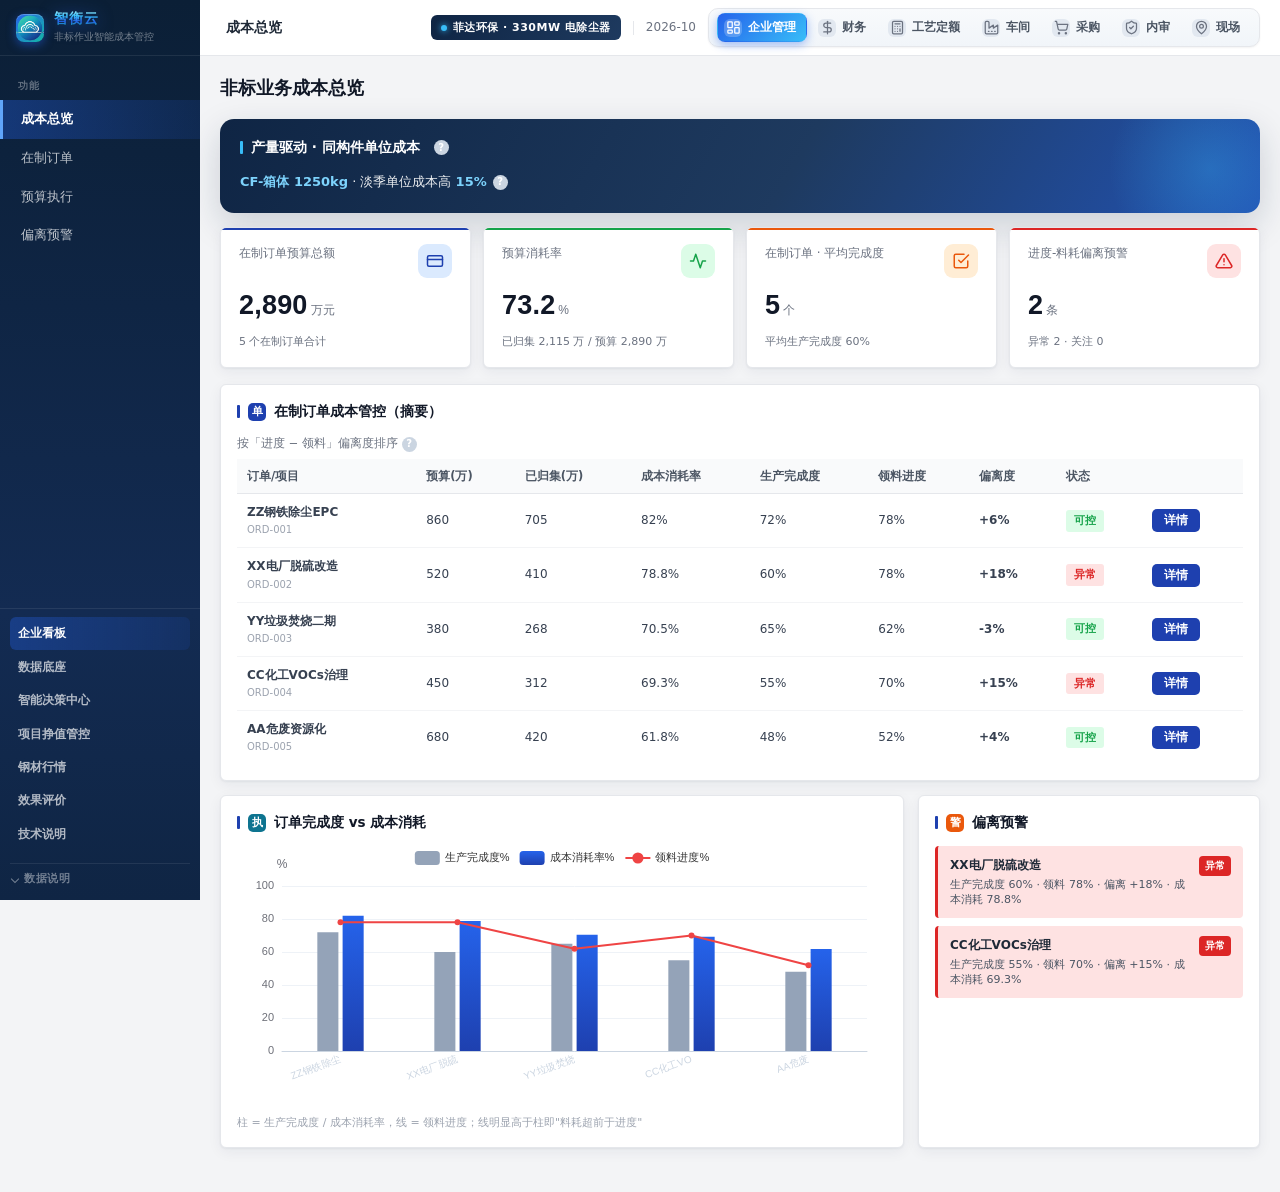
<file: index.html>
<!DOCTYPE html>
<html lang="zh-CN">
<head>
<meta charset="UTF-8">
<meta name="viewport" content="width=device-width,initial-scale=1.0">
<title>智衡云 · 成本总览</title>
<link rel="stylesheet" href="shared/theme.css?v=20261005v5">
<script src="shared/static-api.js"></script>
<script src="shared/nav.js?v=20261005"></script>
<script src="shared/cost-assumptions.js?v=20260930v2"></script>
<script src="shared/app.js?v=20261005d"></script>
<script src="shared/echarts.min.js"></script>
<style>
/* ===== 看板页（路演样板 v2）专属细节 ===== */
.page-title-wrap{display:flex;align-items:baseline;gap:12px;flex-wrap:wrap}
.page-title-wrap .page-title{margin-bottom:0}
/* 图表明细脚注 */
.chart-footnote{font-size:11px;color:var(--gray-400);margin-top:8px;line-height:1.6}
/* 订单表容器 */
.table-card{padding:4px 6px 6px}
/* 在制订单表头提示 */
.table-hint{display:flex;justify-content:space-between;align-items:center;flex-wrap:wrap;gap:8px;margin-bottom:6px}
</style>
</head>
<body>

<!-- ===== 开机画面（boot splash）===== -->
<div class="boot-splash" id="bootSplash" aria-hidden="true">
  <div class="boot-bg-glow g1"></div>
  <div class="boot-bg-glow g2"></div>
  <div class="boot-grid"></div>
  <div class="boot-core">
    <div class="boot-logo">
      <div class="boot-logo-mark"><img src="shared/logo.png" alt="智衡云"></div>
      <div class="boot-title">智衡云</div>
    </div>
    <div class="boot-sub">ZHI HENG YUN · 非标作业智能成本管控体系</div>
    <div class="boot-progress">
      <div class="boot-bar"><div class="boot-bar-fill" id="bootBarFill"></div></div>
      <span class="boot-pct" id="bootPct">0%</span>
    </div>
    <div class="boot-tip" id="bootTip">正在初始化看板数据…</div>
  </div>
  <div class="boot-foot">
    <span class="corp-badge"><span class="dot"></span>菲达环保 · 330MW 电除尘器</span>
    <span class="boot-ver">智衡云 v2.0 · 2026</span>
  </div>
</div>

<div class="app-shell">
  <!-- 左侧：功能导航 -->
  <aside class="app-sider">
    <div class="app-sider-brand">
      <div class="app-sider-logo"><img src="shared/logo.png" alt="智衡云"></div>
      <div>
        <div class="app-sider-name">智衡云</div>
        <div class="app-sider-sub">非标作业智能成本管控</div>
      </div>
    </div>
    <nav class="app-sider-nav">
      <div class="app-sider-group">功能</div>
      <div class="app-sider-item active" data-view="overview" onclick="switchView(this,'overview')">成本总览</div>
      <div class="app-sider-item" data-view="orders" onclick="switchView(this,'orders')">在制订单</div>
      <div class="app-sider-item" data-view="budget" onclick="switchView(this,'budget')">预算执行</div>
      <div class="app-sider-item" data-view="alerts" onclick="switchView(this,'alerts')">偏离预警</div>
    </nav>
    <div class="app-sider-foot">
      <details class="sider-note">
        <summary>数据说明</summary>
        <div class="sider-note-body">已接入菲达环保四类真实数据：330MW 电除尘器 169 张工程图（OCR 还原 233 条 BOM）、《2024工时标准（环保）》、《2024年工时台账》1041 条部件结算序列、2024 钢材采购明细 2099 行。定额模型在 471 条真实样本上按项目分组 5 折交叉验证，中位 APE 21.15%（直接套用工时标准为 30.51%）。演示工单数据可一键重置。</div>
      </details>
    </div>
  </aside>

  <div class="app-body">
    <!-- 顶栏：左面包屑，右角色区 -->
    <header class="app-header">
      <div class="app-header-left">
        <div class="app-header-crumb"><b id="headerTitle">成本总览</b></div>
      </div>
      <div class="app-header-right">
        <div class="app-header-meta">
          <span class="corp-badge"><span class="dot"></span>菲达环保 · 330MW 电除尘器</span>
          <span class="sep"></span>
          <span>2026-10</span>
        </div>
        <div id="roleSwitcherSlot" data-role="home"></div>
      </div>
    </header>

    <main class="app-content">

      <!-- 成本总览 -->
      <section class="view-panel active" id="view-overview">
        <div class="page-header">
          <div class="page-title-wrap">
            <div class="page-title">非标业务成本总览</div>
          </div>
        </div>

        <!-- 亮点卡：产量驱动（客户反馈落地） -->
        <div class="seasonal-hero" style="margin-bottom:14px" id="seasonalDriverCard">
          <div class="chart-title">产量驱动 · 同构件单位成本 <span class="hint-q" data-tip="对比淡季（2月）与旺季（6月）同构件的单位成本（¥/kg），体现产量驱动下的固定成本分摊效果">?</span></div>
          <div id="seasonalDriverBody" class="hero-body">加载中…</div>
        </div>

        <div class="dashboard-grid" id="kpiRow">
          <div class="dash-card blue">
            <div class="dash-kpi-head">
              <div class="dash-label">在制订单预算总额</div>
              <div class="dash-kpi-icon blue">
                <svg width="13" height="13" viewBox="0 0 24 24" fill="none" stroke="currentColor" stroke-width="2" stroke-linecap="round" stroke-linejoin="round"><rect x="2" y="5" width="20" height="14" rx="2"/><path d="M2 10h20"/></svg>
              </div>
            </div>
            <div class="dash-value" id="kpiBudgetTotal">—<span class="unit">万元</span></div>
            <div class="dash-change">5 个在制订单合计</div>
          </div>
          <div class="dash-card green">
            <div class="dash-kpi-head">
              <div class="dash-label">预算消耗率</div>
              <div class="dash-kpi-icon green">
                <svg width="13" height="13" viewBox="0 0 24 24" fill="none" stroke="currentColor" stroke-width="2" stroke-linecap="round" stroke-linejoin="round"><path d="M22 12h-4l-3 9L9 3l-3 9H2"/></svg>
              </div>
            </div>
            <div class="dash-value" id="kpiCostRate">—<span class="unit">%</span></div>
            <div class="dash-change" id="kpiCostRateSub">已归集 / 预算</div>
          </div>
          <div class="dash-card amber">
            <div class="dash-kpi-head">
              <div class="dash-label">在制订单 · 平均完成度</div>
              <div class="dash-kpi-icon amber">
                <svg width="13" height="13" viewBox="0 0 24 24" fill="none" stroke="currentColor" stroke-width="2" stroke-linecap="round" stroke-linejoin="round"><path d="M9 11l3 3L22 4"/><path d="M21 12v7a2 2 0 0 1-2 2H5a2 2 0 0 1-2-2V5a2 2 0 0 1 2-2h11"/></svg>
              </div>
            </div>
            <div class="dash-value" id="kpiOrders">—<span class="unit">个</span></div>
            <div class="dash-change" id="kpiOrdersSub">平均生产完成度 —</div>
          </div>
          <div class="dash-card red">
            <div class="dash-kpi-head">
              <div class="dash-label">进度-料耗偏离预警</div>
              <div class="dash-kpi-icon red">
                <svg width="13" height="13" viewBox="0 0 24 24" fill="none" stroke="currentColor" stroke-width="2" stroke-linecap="round" stroke-linejoin="round"><path d="M10.29 3.86L1.82 18a2 2 0 0 0 1.71 3h16.94a2 2 0 0 0 1.71-3L13.71 3.86a2 2 0 0 0-3.42 0z"/><line x1="12" y1="9" x2="12" y2="13"/><line x1="12" y1="17" x2="12.01" y2="17"/></svg>
              </div>
            </div>
            <div class="dash-value" id="kpiAlert">—<span class="unit">条</span></div>
            <div class="dash-change" id="kpiAlertDetail">异常 — · 关注 —</div>
          </div>
        </div>

        <div class="chart-card" style="margin-bottom:14px">
          <div class="chart-title"><span class="ct-ico blue">单</span>在制订单成本管控（摘要）</div>
          <div class="table-hint">
            <span class="order-note" style="margin-bottom:0">按「进度 − 领料」偏离度排序 <span class="hint-q" data-tip="偏离 = 领料进度 − 生产完成度；正值表示领料快于生产进度，需关注在制">?</span></span>
          </div>
          <div id="orderTableOverview"></div>
        </div>
        <div class="chart-row">
          <div class="chart-card">
            <div class="chart-title"><span class="ct-ico cyan">执</span>订单完成度 vs 成本消耗</div>
            <div class="chart-box" id="projectChart" style="height:260px"></div>
            <div class="chart-footnote">柱 = 生产完成度 / 成本消耗率，线 = 领料进度；线明显高于柱即"料耗超前于进度"</div>
          </div>
          <div class="chart-card">
            <div class="chart-title"><span class="ct-ico amber">警</span>偏离预警</div>
            <div class="alert-list" id="alertListOverview"></div>
          </div>
        </div>
      </section>
      </section>
      <!-- 在制订单 -->
      <section class="view-panel" id="view-orders">
        <div class="page-header">
          <div class="page-title">在制订单</div>
        </div>
        <div class="chart-card">
          <div class="chart-title"><span class="ct-ico blue">单</span>在制订单明细</div>
          <div id="orderTableFull"></div>
        </div>
      </section>

      <!-- 预算执行 -->
      <section class="view-panel" id="view-budget">
        <div class="page-header">
          <div class="page-title">预算执行</div>
        </div>
        <div class="chart-card">
          <div class="chart-title"><span class="ct-ico green">算</span>月度预算 vs 实际（2026年）</div>
          <div class="chart-box" id="budgetChart"></div>
        </div>
      </section>

      <!-- 偏离预警 -->
      <section class="view-panel" id="view-alerts">
        <div class="page-header">
          <div class="page-title">偏离预警</div>
        </div>
        <div class="chart-card">
          <div class="chart-title"><span class="ct-ico amber">警</span>待处理偏离</div>
          <div class="alert-list" id="alertListFull" style="max-height:none"></div>
        </div>
      </section>

    </main>
  </div>
</div>

<script>
/* ===== 开机画面逻辑 ===== */
(function () {
  var splash = document.getElementById('bootSplash');
  if (!splash) return;
  var booted = false;
  try { booted = !!(window.sessionStorage && window.sessionStorage.getItem('zhs_booted')); } catch (e) {}
  if (booted) { if (splash.parentNode) splash.parentNode.removeChild(splash); return; }
  try { window.sessionStorage.setItem('zhs_booted', '1'); } catch (e) {}
  var fill = document.getElementById('bootBarFill');
  var pct = document.getElementById('bootPct');
  var tip = document.getElementById('bootTip');
  var steps = ['正在初始化看板数据…', '正在加载 169 张工程图分析结果…', '正在渲染成本图表…', '进入系统'];
  var DUR = 2600, t0 = null;
  function tick(now) {
    if (t0 === null) t0 = now;
    var p = Math.min((now - t0) / DUR, 1);
    var v = Math.round(p * 100);
    if (fill) fill.style.width = v + '%';
    if (pct) pct.textContent = v + '%';
    if (tip) tip.textContent = steps[Math.min(Math.floor(p * steps.length), steps.length - 1)];
    if (p < 1) { requestAnimationFrame(tick); }
    else {
      setTimeout(function () {
        splash.classList.add('boot-done');
        setTimeout(function () { if (splash.parentNode) splash.parentNode.removeChild(splash); }, 1100);
      }, 250);
    }
  }
  requestAnimationFrame(tick);
})();

var VIEW_TITLES = { overview: '成本总览', orders: '在制订单', budget: '预算执行', alerts: '偏离预警' };
var chartsReady = false;
var budgetChart, projectChart;

function switchView(el, id) {
  document.querySelectorAll('.app-sider-item[data-view]').forEach(function(n) {
    n.classList.toggle('active', n === el);
  });
  document.querySelectorAll('.view-panel').forEach(function(p) {
    p.classList.toggle('active', p.id === 'view-' + id);
  });
  document.getElementById('headerTitle').textContent = VIEW_TITLES[id] || id;
  if (chartsReady) {
    setTimeout(function() {
      if (budgetChart) budgetChart.resize();
      if (projectChart) projectChart.resize();
    }, 50);
  }
}

function renderKpis() {
  var k = getOrderKpis();
  document.getElementById('kpiBudgetTotal').innerHTML = k.totalBudget.toLocaleString() + '<span class="unit">万元</span>';
  document.getElementById('kpiCostRate').innerHTML = k.costRate + '<span class="unit">%</span>';
  document.getElementById('kpiCostRateSub').textContent = '已归集 ' + k.totalActual.toLocaleString() + ' 万 / 预算 ' + k.totalBudget.toLocaleString() + ' 万';
  document.getElementById('kpiOrders').innerHTML = k.orderCount + '<span class="unit">个</span>';
  document.getElementById('kpiOrdersSub').textContent = '平均生产完成度 ' + k.avgProgress + '%';
  document.getElementById('kpiAlert').innerHTML = k.alertCount + '<span class="unit">条</span>';
  document.getElementById('kpiAlertDetail').textContent = '异常 ' + k.badCount + ' · 关注 ' + k.watchCount;
}

function renderSeasonalDriver() {
  var s = getSeasonalDriverDemo();
  var el = document.getElementById('seasonalDriverBody');
  if (!el) return;
  el.innerHTML =
    '<b>CF-箱体 1250kg</b> · 淡季单位成本高 <b>' + s.deltaPct + '%</b>' +
    '<span class="hint-q" data-tip="2 月 ¥' + s.unitCostLow + '/kg（产量 ' + s.low.monthVolumeTons + ' 吨） · 6 月 ¥' + s.unitCostHigh + '/kg（产量 ' + s.high.monthVolumeTons + ' 吨） · 由产量驱动、固定成本分摊所致">?</span>';
}

function renderOrderAlerts(targetId) {
  var html = '';
  var alerts = ORDER_DEMO.filter(function(o) { return orderStatus(o) !== '可控'; });
  if (alerts.length === 0) {
    html = '<div style="text-align:center;color:var(--gray-400);padding:30px;font-size:13px">暂无偏离预警</div>';
  } else {
    alerts.forEach(function(o) {
      var st = orderStatus(o);
      var cls = st === '异常' ? 'high' : 'mid';
      var dev = orderDeviation(o);
      html += '<div class="alert-item ' + cls + '" style="cursor:pointer" data-ord-id="' + o.id + '">' +
        '<div><div class="alert-title">' + o.name + '</div>' +
        '<div class="alert-desc">生产完成度 ' + o.progress + '% · 领料 ' + o.material + '% · 偏离 ' +
        (dev > 0 ? '+' : '') + dev + '% · 成本消耗 ' + orderCostRate(o) + '%</div></div>' +
        '<span class="alert-tag ' + cls + '">' + st + '</span></div>';
    });
  }
  var el = document.getElementById(targetId);
  if (el) el.innerHTML = html;
}

var tableHtml = renderOrderTableHtml();
document.getElementById('orderTableOverview').innerHTML = tableHtml;
document.getElementById('orderTableFull').innerHTML = tableHtml;
renderSeasonalDriver();
renderKpis();
renderOrderAlerts('alertListOverview');
renderOrderAlerts('alertListFull');

budgetChart = echarts.init(document.getElementById('budgetChart'));
budgetChart.setOption({
  tooltip: { trigger: 'axis', axisPointer: { type: 'shadow' } },
  legend: { data: ['预算成本', '实际成本'], top: 0, left: 'center', textStyle: { fontSize: 11 } },
  grid: { left: 50, right: 20, top: 40, bottom: 25 },
  xAxis: { type: 'category', data: ['1月','2月','3月','4月','5月','6月','7月','8月','9月'], axisLabel: { fontSize: 11 }, axisLine: { lineStyle: { color: '#cbd5e1' } }, axisTick: { show: false } },
  yAxis: { type: 'value', name: '万元', nameTextStyle: { fontSize: 11 }, axisLabel: { fontSize: 11 }, splitLine: { lineStyle: { color: '#eef2f7' } } },
  series: [
    { name: '预算成本', type: 'bar', data: [1850,1920,2100,2250,2380,2450,2520,2480,2350], itemStyle: { color: '#e2e8f0' }, barWidth: '28%' },
    { name: '实际成本', type: 'bar', data: [1820,1950,2080,2310,2420,2510,2580,2560,2186], itemStyle: { color: new echarts.graphic.LinearGradient(0,0,0,1,[{offset:0,color:'#2563eb'},{offset:1,color:'#1e40af'}]) }, barWidth: '28%' }
  ]
});

projectChart = echarts.init(document.getElementById('projectChart'));
projectChart.setOption({
  tooltip: { trigger: 'axis' },
  legend: { data: ['生产完成度%', '成本消耗率%', '领料进度%'], top: 0, left: 'center', textStyle: { fontSize: 11 } },
  grid: { left: 45, right: 20, top: 40, bottom: 55 },
  xAxis: {
    type: 'category',
    data: ORDER_DEMO.map(function(o) { return o.name.replace(/EPC|改造|二期|治理|资源化/g, '').slice(0, 6); }),
    axisLabel: { fontSize: 10, interval: 0, rotate: 20 },
    axisLine: { lineStyle: { color: '#cbd5e1' } }, axisTick: { show: false }
  },
  yAxis: { type: 'value', name: '%', max: 100, axisLabel: { fontSize: 11 }, splitLine: { lineStyle: { color: '#eef2f7' } } },
  series: [
    { name: '生产完成度%', type: 'bar', data: ORDER_DEMO.map(function(o) { return o.progress; }), itemStyle: { color: '#94a3b8' }, barWidth: '18%' },
    { name: '成本消耗率%', type: 'bar', data: ORDER_DEMO.map(function(o) { return orderCostRate(o); }), itemStyle: { color: new echarts.graphic.LinearGradient(0,0,0,1,[{offset:0,color:'#2563eb'},{offset:1,color:'#1e40af'}]) }, barWidth: '18%' },
    { name: '领料进度%', type: 'line', data: ORDER_DEMO.map(function(o) { return o.material; }), itemStyle: { color: '#ef4444' }, lineStyle: { width: 2 }, symbol: 'circle', symbolSize: 6 }
  ]
});
chartsReady = true;

window.addEventListener('resize', function() {
  if (budgetChart) budgetChart.resize();
  if (projectChart) projectChart.resize();
});
</script>
</body>
</html>
</file>
<file: shared/theme.css>
/* ===== 智衡云 · 非标作业智能成本管控体系 - 共享样式 ===== */
:root{
  --steel-900:#0f2544;--steel-800:#1a3a5c;--steel-700:#2563eb;--steel-600:#1e40af;--steel-500:#3b82f6;--steel-400:#60a5fa;--steel-100:#dbeafe;--steel-50:#eff6ff;
  --green:#16a34a;--green-bg:#dcfce7;--green-dark:#15803d;
  --amber:#ea580c;--amber-bg:#ffedd5;--amber-light:#fbbf24;
  --red:#dc2626;--red-bg:#fee2e2;--red-dark:#b91c1c;
  --purple:#4b5563;--purple-bg:#f3f4f6;
  --cyan:#0e7490;--cyan-bg:#ecfeff;
  --gray-900:#111827;--gray-800:#1f2937;--gray-700:#374151;--gray-600:#4b5563;--gray-500:#6b7280;--gray-400:#9ca3af;--gray-300:#d1d5db;--gray-200:#e5e7eb;--gray-100:#f3f4f6;--gray-50:#f9fafb;
  --radius-sm:4px;--radius:6px;--radius-lg:10px;--radius-xl:14px;
  --shadow-sm:0 1px 2px rgba(0,0,0,.05);--shadow:0 1px 3px rgba(0,0,0,.1);--shadow-lg:0 4px 12px rgba(0,0,0,.08);
  --font:"Microsoft YaHei","PingFang SC",system-ui,sans-serif;
}
*{margin:0;padding:0;box-sizing:border-box}
body{font-family:var(--font);background:var(--gray-100);color:var(--gray-800);font-size:13px;line-height:1.6}
a{text-decoration:none;color:inherit}

/* ===== 企业壳层（左功能 + 顶栏角色，参考用友/金蝶类财务台） ===== */
.app-shell{display:flex;min-height:100vh;background:var(--gray-100)}
.app-sider{width:200px;flex-shrink:0;background:#0b1f36;color:rgba(255,255,255,.78);display:flex;flex-direction:column;position:sticky;top:0;height:100vh;z-index:90}
.app-sider-brand{height:56px;padding:0 16px;display:flex;align-items:center;gap:10px;border-bottom:1px solid rgba(255,255,255,.08);flex-shrink:0}
.app-sider-logo{width:28px;height:28px;border:1px solid rgba(255,255,255,.4);border-radius:4px;display:flex;align-items:center;justify-content:center;font-size:11px;font-weight:700;color:#fff;letter-spacing:.5px}
.app-sider-name{font-size:14px;font-weight:800;line-height:1.2;letter-spacing:1px;
  background:linear-gradient(180deg,#a5f3fc 0%,#38bdf8 35%,#2563eb 68%,#14b8a6 100%);
  -webkit-background-clip:text;background-clip:text;color:transparent;
  filter:drop-shadow(0 2px 8px rgba(37,99,235,.5))}
.app-sider-sub{font-size:10px;opacity:.55;margin-top:2px}
.app-sider-nav{flex:1;overflow-y:auto;padding:12px 0}
.app-sider-group{font-size:10px;font-weight:700;letter-spacing:1px;color:rgba(255,255,255,.35);padding:10px 18px 6px;text-transform:uppercase}
.app-sider-item{display:block;padding:9px 18px;font-size:13px;color:rgba(255,255,255,.72);cursor:pointer;border-left:3px solid transparent;transition:background .15s,color .15s}
.app-sider-item:hover{background:rgba(255,255,255,.06);color:#fff}
.app-sider-item.active{background:rgba(37,99,235,.28);color:#fff;border-left-color:#60a5fa;font-weight:600}
.app-sider-item a{display:block;color:inherit}
.app-sider-foot{padding:12px 16px 16px;border-top:1px solid rgba(255,255,255,.08);font-size:11px;color:rgba(255,255,255,.4);line-height:1.7}
.app-sider-foot a{color:rgba(255,255,255,.55);margin-right:10px}
.app-sider-foot a:hover{color:#fff}

.app-body{flex:1;min-width:0;display:flex;flex-direction:column}
.app-header{height:56px;background:#fff;border-bottom:1px solid var(--gray-200);display:flex;align-items:center;justify-content:space-between;padding:0 20px;position:sticky;top:0;z-index:80}
.app-header-left{display:flex;align-items:center;gap:12px;min-width:0}
.app-header-crumb{font-size:12px;color:var(--gray-400)}
.app-header-crumb b{color:var(--gray-800);font-weight:700;font-size:14px;margin-left:6px}
.app-header-meta{font-size:12px;color:var(--gray-500);display:flex;align-items:center;gap:12px;flex-shrink:0}
.app-header-meta .sep{width:1px;height:14px;background:var(--gray-200)}
.app-header-right{display:flex;align-items:center;gap:12px;flex-shrink:0}
.app-content{flex:1;padding:18px 20px 28px;max-width:100%}

/* 右上角角色板块 */
.role-panel-box{display:flex;align-items:center;gap:10px;padding:4px 8px;background:var(--gray-50);border:1px solid var(--gray-200);border-radius:6px}
.role-panel-label{font-size:11px;font-weight:700;color:var(--gray-400);white-space:nowrap;letter-spacing:.5px}
.role-panel-list{display:flex;align-items:center;gap:4px;flex-wrap:wrap}
.role-pill{display:inline-flex;align-items:center;justify-content:center;padding:5px 10px;border-radius:4px;font-size:12px;font-weight:600;color:var(--gray-600);background:transparent;border:1px solid transparent;cursor:pointer;font-family:inherit;white-space:nowrap;transition:background .15s,color .15s,border-color .15s}
.role-pill:hover{background:#fff;border-color:var(--gray-200);color:var(--steel-700)}
.role-pill.current{background:var(--steel-800);border-color:var(--steel-800);color:#fff}
.role-switcher{position:relative;display:flex;align-items:center;gap:10px}
.role-switcher-btn{display:none}
.role-switcher-menu{display:none}
.role-avatar{display:none}
.role-switcher-text{display:none}
.role-switcher-label{display:none}
.role-switcher-name{display:none}
.role-switcher-caret{display:none}

/* ===== 顶部导航（角色页兼容） ===== */
.topbar{background:#fff;color:var(--gray-800);padding:0 20px;height:56px;display:flex;align-items:center;justify-content:space-between;border-bottom:1px solid var(--gray-200);position:sticky;top:0;z-index:100}
.topbar-left{display:flex;align-items:center;gap:12px}
.topbar-logo{height:28px;padding:0 8px;background:var(--steel-900);border:none;border-radius:4px;display:flex;align-items:center;justify-content:center;font-weight:700;font-size:12px;letter-spacing:.5px;color:#fff}
.topbar-title{font-size:14px;font-weight:700;color:var(--gray-900)}
.topbar-sub{font-size:11px;color:var(--gray-400);margin-top:1px}
.topbar-right{display:flex;align-items:center;gap:12px;font-size:12px;color:var(--gray-500)}
.topbar-link{background:var(--gray-50);border:1px solid var(--gray-200);color:var(--gray-700);padding:5px 12px;border-radius:4px;font-size:12px;cursor:pointer;transition:background .15s,border-color .15s}
.topbar-link:hover{background:var(--steel-50);border-color:var(--steel-300);color:var(--steel-700)}
.topbar-back{background:var(--gray-50);border:1px solid var(--gray-200);color:var(--gray-700);padding:5px 12px;border-radius:4px;font-size:12px;cursor:pointer;transition:background .15s}
.topbar-back:hover{background:var(--steel-50)}

/* ===== 页面容器 ===== */
.page-container{max-width:1400px;margin:0 auto;padding:20px 24px}
.page-header{margin-bottom:16px}
.page-title{font-size:18px;font-weight:700;color:var(--gray-900);margin-bottom:4px}
.page-subtitle{font-size:12.5px;color:var(--gray-500)}

/* 兼容旧布局：角色页左栏 + 顶栏 */
.role-layout{display:grid;grid-template-columns:200px 1fr;gap:0;min-height:calc(100vh - 100px)}
.role-sidebar{
  background:var(--sider-grad);border-right:1px solid rgba(255,255,255,.08);padding:12px 0;
  position:sticky;top:100px;height:calc(100vh - 100px);overflow-y:auto;scrollbar-width:none;
}
.role-sidebar::-webkit-scrollbar{display:none}
.role-sidebar-title{font-size:10px;font-weight:700;color:rgba(255,255,255,.35);padding:0 16px;margin-bottom:8px;letter-spacing:1px}
.role-nav-item{padding:9px 16px;font-size:13px;color:rgba(255,255,255,.72);cursor:pointer;display:flex;align-items:center;gap:10px;transition:all .15s;border-left:3px solid transparent}
.role-nav-item:hover{background:rgba(255,255,255,.09);color:#fff}
.role-nav-item.active{background:var(--sider-active);color:#fff;border-left-color:#60a5fa;font-weight:600}
.role-nav-icon{display:none}
.role-main{padding:18px 20px;background:var(--gray-100)}
.role-page-head{margin-bottom:14px}
.role-page-title{font-size:17px;font-weight:700;color:var(--gray-900);display:flex;align-items:center;gap:10px}
.role-page-sub{font-size:12.5px;color:var(--gray-500);margin-top:3px}

/* ===== 企业看板 ===== */
.dashboard-grid{display:grid;grid-template-columns:repeat(4,1fr);gap:12px;margin-bottom:16px}
.dash-card{background:#fff;border-radius:var(--radius);padding:16px;border:1px solid var(--gray-200);position:relative;overflow:hidden}
.dash-card::before{content:'';position:absolute;top:0;left:0;right:0;height:2px}
.dash-card.blue::before{background:var(--steel-600)}
.dash-card.green::before{background:var(--green)}
.dash-card.amber::before{background:var(--amber)}
.dash-card.red::before{background:var(--red)}
.dash-label{font-size:12px;color:var(--gray-500);margin-bottom:8px}
.dash-value{font-size:24px;font-weight:700;color:var(--gray-900)}
.dash-value .unit{font-size:12px;color:var(--gray-500);font-weight:400;margin-left:3px}
.dash-change{font-size:11px;margin-top:6px;color:var(--gray-500)}
.dash-change.up{color:var(--red)}
.dash-change.down{color:var(--green)}
.chart-row{display:grid;grid-template-columns:2fr 1fr;gap:14px;margin-bottom:16px}
.chart-card{background:#fff;border-radius:var(--radius);padding:16px;border:1px solid var(--gray-200);margin-bottom:0}
.chart-title{font-size:13.5px;font-weight:700;color:var(--gray-900);margin-bottom:12px;display:flex;align-items:center;gap:8px}
.chart-title::before{content:'';width:3px;height:13px;background:var(--steel-600);border-radius:1px}
.chart-box{width:100%;height:280px}
.alert-list{max-height:280px;overflow-y:auto}
.alert-item{padding:10px 12px;border-radius:4px;margin-bottom:8px;border-left:3px solid;display:flex;justify-content:space-between;align-items:flex-start;gap:10px}
.alert-item.high{background:var(--red-bg);border-left-color:var(--red)}
.alert-item.mid{background:var(--amber-bg);border-left-color:var(--amber)}
.alert-item.low{background:var(--steel-50);border-left-color:var(--steel-500)}
.alert-title{font-size:12px;font-weight:700;color:var(--gray-800);margin-bottom:2px}
.alert-desc{font-size:11px;color:var(--gray-600);line-height:1.4}
.alert-tag{font-size:10px;font-weight:700;padding:2px 6px;border-radius:3px;color:#fff;white-space:nowrap}
.alert-tag.high{background:var(--red)}
.alert-tag.mid{background:var(--amber)}
.alert-tag.low{background:var(--steel-500)}
.view-panel{display:none}
.view-panel.active{display:block}

/* ===== KPI卡片（角色页） ===== */
.role-kpi-grid{display:grid;grid-template-columns:repeat(4,1fr);gap:12px;margin-bottom:16px}
.role-kpi-card{background:#fff;border-radius:var(--radius);padding:16px 18px;border:1px solid var(--gray-200);box-shadow:var(--shadow-sm);position:relative;overflow:hidden}
.role-kpi-card::before{content:'';position:absolute;top:0;left:0;right:0;height:2px}
.role-kpi-card.blue::before{background:var(--steel-600)}
.role-kpi-card.green::before{background:var(--green)}
.role-kpi-card.amber::before{background:var(--amber)}
.role-kpi-card.red::before{background:var(--red)}
.rk-label{font-size:12px;color:var(--gray-600);font-weight:600;margin-bottom:4px}
.rk-value{font-size:27px;font-weight:900;color:var(--gray-900)}
.rk-sub{font-size:11px;color:var(--gray-500);margin-top:6px;line-height:1.5}
.role-kpi-card{min-height:140px}
.role-kpi{background:#fff;border-radius:var(--radius);padding:14px 16px;border:1px solid var(--gray-200)}
.role-kpi .k{font-size:11.5px;color:var(--gray-500);margin-bottom:6px}
.role-kpi .v{font-size:22px;font-weight:900;color:var(--gray-900)}
.role-kpi .v.warn{color:var(--amber)}
.role-kpi .v.danger{color:var(--red)}
.role-kpi .v.success{color:var(--green)}

/* ===== 区块标题 ===== */
.role-section-title{font-size:14px;font-weight:800;color:var(--gray-900);margin:16px 0 12px;display:flex;align-items:center;gap:8px}
.role-section-title::before{content:'';width:4px;height:14px;background:var(--steel-600);border-radius:2px}

/* ===== 说明小问号：点击弹出说明气泡（配合 shared/app.js 全局事件） ===== */
.hint-q{
  display:inline-flex;align-items:center;justify-content:center;
  width:15px;height:15px;border-radius:50%;flex:none;
  background:#cbd5e1;color:#fff;font-size:10px;font-weight:800;
  cursor:pointer;user-select:none;line-height:1;font-style:normal;font-family:inherit;
  transition:background .15s,transform .15s;
}
.hint-q:hover{background:var(--steel-600);transform:scale(1.08)}
.seasonal-hero .hint-q{margin-left:6px;vertical-align:1px}
.hint-pop{
  position:fixed;z-index:9999;max-width:280px;
  background:#1e293b;color:#e2e8f0;font-size:12px;line-height:1.65;
  padding:9px 11px;border-radius:8px;box-shadow:0 10px 30px rgba(15,23,42,.28);
  animation:pageIn .18s ease;
}

/* ===== 待办项 ===== */
.todo-item{display:flex;justify-content:space-between;align-items:center;padding:12px 14px;border-radius:8px;border:1px solid var(--gray-200);margin-bottom:8px;background:#fff;transition:all .2s}
.todo-item:hover{border-color:var(--steel-400);box-shadow:var(--shadow-sm)}
.todo-info{flex:1;min-width:0}
.todo-title{font-size:12.5px;font-weight:700;color:var(--gray-800);margin-bottom:3px}
.todo-sub{font-size:11px;color:var(--gray-500)}
.todo-right{display:flex;align-items:center;gap:10px;flex-shrink:0;margin-left:12px}

/* ===== 面板 ===== */
.role-panel{background:#fff;border-radius:var(--radius-lg);border:1px solid var(--gray-200);margin-bottom:16px;overflow:hidden}
.role-panel-h{padding:12px 18px;border-bottom:1px solid var(--gray-100);display:flex;justify-content:space-between;align-items:center}
.role-panel-h h3{font-size:13.5px;font-weight:800;color:var(--gray-900)}
.role-panel-b{padding:16px 18px}

/* ===== 表格 ===== */
.role-table{width:100%;border-collapse:collapse;font-size:12px}
.role-table th{text-align:left;padding:8px 10px;background:var(--gray-50);color:var(--gray-600);font-weight:700;border-bottom:1px solid var(--gray-200);font-size:11.5px}
.role-table td{padding:9px 10px;border-bottom:1px solid var(--gray-100);color:var(--gray-700)}
.role-table tr:hover td{background:var(--gray-50)}
.role-table tr:last-child td{border-bottom:none}

/* ===== 按钮 ===== */
.btn-sm{padding:4px 12px;border-radius:5px;font-size:11.5px;font-weight:600;border:none;cursor:pointer;transition:all .2s;font-family:inherit}
.btn-sm.primary{background:var(--steel-600);color:#fff}
.btn-sm.primary:hover{background:var(--steel-700)}
.btn-sm.success{background:var(--green);color:#fff}
.btn-sm.success:hover{background:var(--green-dark)}
.btn-sm.warn{background:var(--amber);color:#fff}
.btn-sm.warn:hover{background:#c2410c}
.btn-sm.danger{background:var(--red);color:#fff}
.btn-sm.danger:hover{background:var(--red-dark)}
.btn-sm{background:var(--gray-100);color:var(--gray-700)}
.btn-sm:hover{background:var(--gray-200)}

/* ===== 置信度标签 ===== */
.confidence-tag{display:inline-block;padding:2px 8px;border-radius:4px;font-size:10.5px;font-weight:800}
.conf-high{background:var(--green-bg);color:var(--green)}
.conf-mid{background:var(--amber-bg);color:var(--amber)}
.conf-low{background:var(--red-bg);color:var(--red)}

/* ===== 待办项 ===== */
.role-todo{display:flex;justify-content:space-between;align-items:center;padding:10px 12px;border-radius:8px;border:1px solid var(--gray-100);margin-bottom:8px;transition:all .2s;cursor:pointer}
.role-todo:hover{border-color:var(--steel-300);background:var(--steel-50)}
.role-todo-title{font-size:12.5px;font-weight:700;color:var(--gray-800);margin-bottom:2px}
.role-todo-desc{font-size:11px;color:var(--gray-500)}
.role-todo-actions{display:flex;gap:6px;flex-shrink:0}

/* ===== SHAP归因条 ===== */
.shap-row{display:flex;align-items:center;gap:8px;margin-bottom:6px;font-size:11.5px}
.shap-row .lbl{width:80px;color:var(--gray-600);flex-shrink:0}
.shap-row .bar{flex:1;height:14px;background:var(--gray-100);border-radius:3px;overflow:hidden}
.shap-row .bar-fill{height:100%;border-radius:3px}
.shap-row .val{width:55px;text-align:right;font-weight:700;color:var(--gray-700);flex-shrink:0}

/* ===== 洞察框 ===== */
.insight-box{background:var(--gray-50);border:1px solid var(--gray-200);border-radius:6px;padding:12px 14px;font-size:12px;color:var(--gray-700);line-height:1.7}

/* ===== 四联链 ===== */
.chain-steps{display:flex;align-items:center;gap:6px;margin-bottom:14px;flex-wrap:wrap}
.chain-step{padding:6px 14px;border-radius:6px;font-size:11.5px;font-weight:700;background:var(--gray-100);color:var(--gray-500)}
.chain-step.on{background:var(--steel-600);color:#fff}
.chain-arrow{color:var(--gray-300);font-weight:900}

/* ===== 工程图识别 ===== */
.upload-zone{border:2px dashed var(--gray-300);border-radius:10px;padding:30px;text-align:center;cursor:pointer;transition:all .2s;background:var(--gray-50)}
.upload-zone:hover{border-color:var(--steel-500);background:var(--steel-50)}
.upload-icon{font-size:36px;margin-bottom:8px}
.upload-text{font-size:13px;color:var(--gray-600);margin-bottom:4px}
.upload-hint{font-size:11px;color:var(--gray-400)}
.recognition-result{margin-top:16px}
.recog-step{display:flex;align-items:center;gap:10px;padding:8px 0;border-bottom:1px solid var(--gray-100);font-size:12px}
.recog-step:last-child{border-bottom:none}
.recog-step-icon{width:24px;height:24px;border-radius:50%;display:flex;align-items:center;justify-content:center;font-size:12px;color:#fff;flex-shrink:0}
.recog-step-icon.done{background:var(--green)}
.recog-step-icon.doing{background:var(--amber);animation:pulse 1.5s infinite}
.recog-step-icon.wait{background:var(--gray-300)}
@keyframes pulse{0%,100%{opacity:1}50%{opacity:.5}}
.recog-step-text{flex:1}
.recog-step-text .title{font-weight:700;color:var(--gray-800)}
.recog-step-text .desc{font-size:11px;color:var(--gray-500)}

/* ===== 技术页面 ===== */
.tech-content{margin-top:16px}
.tech-tabs{display:flex;gap:4px;margin-bottom:16px;background:#fff;border-radius:var(--radius-lg);padding:6px;border:1px solid var(--gray-200);box-shadow:var(--shadow-sm);flex-wrap:wrap}
.tech-tab{padding:8px 14px;border-radius:6px;font-size:12px;font-weight:600;color:var(--gray-600);cursor:pointer;transition:all .2s;white-space:nowrap}
.tech-tab:hover{background:var(--gray-100);color:var(--gray-800)}
.tech-tab.active{background:var(--steel-600);color:#fff}
.tech-pane{display:none}
.tech-pane.active{display:block}
.tech-section{margin-bottom:20px}
.tech-card{background:#fff;border-radius:var(--radius-lg);padding:20px;border:1px solid var(--gray-200);box-shadow:var(--shadow-sm);margin-bottom:16px}
.tech-card-title{font-size:14px;font-weight:800;color:var(--gray-900);margin-bottom:12px;display:flex;align-items:center;gap:8px}
.tech-card-title::before{content:'';width:4px;height:14px;background:var(--steel-600);border-radius:2px}
.two-col{display:grid;grid-template-columns:1fr 1fr;gap:16px}

/* ===== 工程图识别 ===== */
.recog-demo{display:grid;grid-template-columns:1fr 1fr;gap:16px;margin-bottom:20px}
.recog-result-panel{background:#fff;border-radius:var(--radius-lg);padding:16px;border:1px solid var(--gray-200);min-height:300px}
.recog-empty{text-align:center;color:var(--gray-400);padding:60px 20px;font-size:13px}

/* ===== 参数网格 ===== */
.param-grid{display:grid;grid-template-columns:1fr 1fr;gap:8px;margin-bottom:14px}
.param-item{display:flex;justify-content:space-between;padding:7px 10px;background:var(--gray-50);border-radius:5px;font-size:11.5px}
.param-item .pk{color:var(--gray-500)}
.param-item .pv{font-weight:700;color:var(--gray-800)}

/* ===== 成本结果 ===== */
.cost-result{background:var(--steel-900);color:#fff;padding:14px 16px;border-radius:6px;margin-bottom:12px}
.cr-title{font-size:11px;opacity:.8;margin-bottom:4px}
.cr-value{font-size:26px;font-weight:900;margin-bottom:6px}
.cr-detail{font-size:11px;opacity:.75;line-height:1.6}

/* ===== 订单管控表 ===== */
.order-note{font-size:11.5px;color:var(--gray-500);margin-bottom:10px;line-height:1.6}
.status-pill{display:inline-block;padding:2px 8px;border-radius:3px;font-size:11px;font-weight:700}
.status-ok{background:var(--green-bg);color:var(--green)}
.status-watch{background:var(--amber-bg);color:var(--amber)}
.status-bad{background:var(--red-bg);color:var(--red)}
.dev-bad{color:var(--red);font-weight:700}
.dev-watch{color:var(--amber);font-weight:700}
.dev-ok{color:var(--green);font-weight:600}
.page-footer{margin-top:28px;padding:16px 0 8px;border-top:1px solid var(--gray-200);font-size:12px;color:var(--gray-500);display:flex;gap:16px;flex-wrap:wrap;align-items:center}
.page-footer a{color:var(--steel-600);text-decoration:underline}
.page-footer a:hover{color:var(--steel-700)}
.role-panel-hint{font-size:11.5px;color:var(--gray-500);padding:0 0 12px;line-height:1.6}
.info-list{list-style:none}
.info-list li{padding:8px 0;font-size:12.5px;color:var(--gray-700);display:flex;justify-content:space-between;border-bottom:1px dashed var(--gray-100);gap:16px}
.info-list li:last-child{border-bottom:none}
.info-list .label{color:var(--gray-500);flex-shrink:0}
.info-list .value{font-weight:600;color:var(--gray-900);text-align:right;max-width:65%}
.tech-tag{display:inline-block;padding:3px 10px;border-radius:4px;font-size:11px;font-weight:700;margin:2px}
.tag-ml{background:var(--steel-100);color:var(--steel-700)}
.tag-data{background:var(--green-bg);color:var(--green)}
.tag-llm{background:var(--gray-100);color:var(--gray-700)}
.tag-api{background:var(--amber-bg);color:var(--amber)}
.tag-rule{background:var(--cyan-bg);color:var(--cyan)}

/* ===== 输入框 ===== */
.input-group{margin-bottom:12px}
.input-group label{display:block;font-size:11.5px;color:var(--gray-600);margin-bottom:4px;font-weight:600}
.input-group input,.input-group select{width:100%;padding:7px 10px;border:1px solid var(--gray-300);border-radius:5px;font-size:12.5px;font-family:inherit;color:var(--gray-800);background:#fff}
.input-group input:focus,.input-group select:focus{outline:none;border-color:var(--steel-500);box-shadow:0 0 0 2px var(--steel-100)}
.input-row{display:grid;grid-template-columns:1fr 1fr;gap:12px}

/* ===== ECharts容器 ===== */
#metricChart1,#metricChart2{width:100%;height:260px}

/* ===== 订单详情抽屉 ===== */
.order-row-clickable:hover td{background:var(--steel-50)!important}
.order-drawer-mask{display:none;position:fixed;inset:0;background:rgba(15,23,42,.45);z-index:9200;justify-content:flex-end}
.order-drawer-mask.open{display:flex}
.order-drawer{width:min(560px,100%);height:100%;background:#fff;box-shadow:-8px 0 32px rgba(0,0,0,.18);display:flex;flex-direction:column;animation:odSlideIn .22s ease}
@keyframes odSlideIn{from{transform:translateX(24px);opacity:.6}to{transform:translateX(0);opacity:1}}
.order-drawer-head{display:flex;align-items:flex-start;justify-content:space-between;gap:12px;padding:18px 20px 14px;border-bottom:1px solid var(--gray-200);flex-shrink:0}
.order-drawer-title{font-size:16px;font-weight:800;color:var(--gray-900);line-height:1.3}
.order-drawer-sub{font-size:12px;color:var(--gray-500);margin-top:6px;display:flex;align-items:center;gap:6px;flex-wrap:wrap}
.order-drawer-close{border:none;background:var(--gray-100);width:32px;height:32px;border-radius:6px;font-size:20px;line-height:1;cursor:pointer;color:var(--gray-600);flex-shrink:0}
.order-drawer-close:hover{background:var(--gray-200);color:var(--gray-900)}
.order-drawer-body{flex:1;overflow-y:auto;padding:16px 20px 28px}
.od-kpi-grid{display:grid;grid-template-columns:repeat(3,1fr);gap:8px;margin-bottom:16px}
.od-kpi{background:var(--gray-50);border:1px solid var(--gray-200);border-radius:8px;padding:10px 12px}
.od-kpi-label{font-size:11px;color:var(--gray-500);font-weight:600}
.od-kpi-val{font-size:18px;font-weight:800;color:var(--gray-900);margin-top:2px}
.od-kpi-val span{font-size:11px;font-weight:600;color:var(--gray-400);margin-left:2px}
.od-section-title{font-size:13px;font-weight:800;color:var(--gray-800);margin:18px 0 10px}
.od-cost-row{display:grid;grid-template-columns:repeat(3,1fr);gap:8px}
.od-cost-row-4{grid-template-columns:repeat(2,1fr)}
@media(min-width:520px){.od-cost-row-4{grid-template-columns:repeat(4,1fr)}}
.od-cost-card{border:1px solid var(--gray-200);border-radius:8px;padding:12px;background:#fff}
.od-cost-name{font-size:11px;color:var(--gray-500);font-weight:600}
.od-cost-amt{font-size:15px;font-weight:800;color:var(--steel-800);margin-top:4px}
.od-cost-pct{font-size:11px;color:var(--gray-400);margin-top:2px}
.od-cost-note{font-size:11px;color:var(--gray-400);margin-top:8px;line-height:1.5}
.od-part-table .od-muted{font-size:10px;color:var(--gray-400)}
.od-part-row{cursor:pointer}
.od-expand-hint{font-size:11px;color:var(--steel-600);font-weight:600;white-space:nowrap}
.od-part-detail{display:none}
.od-part-detail.open{display:table-row}
.od-part-detail-inner{font-size:12px;color:var(--gray-600);line-height:1.7;background:var(--steel-50);margin:-4px -10px;padding:10px 14px}
.od-prog{display:inline-block;width:48px;height:6px;background:var(--gray-200);border-radius:3px;vertical-align:middle;margin-right:6px;overflow:hidden}
.od-prog-bar{height:100%;background:var(--steel-600);border-radius:3px}
.od-empty{text-align:center;color:var(--gray-400);padding:18px;font-size:12px;background:var(--gray-50);border-radius:8px}
.od-alert{padding:10px 12px;border-radius:8px;margin-bottom:8px;border:1px solid var(--gray-200);background:#fff}
.od-alert.high{border-color:#fecaca;background:#fef2f2}
.od-alert.mid{border-color:#fed7aa;background:#fff7ed}
.od-alert-title{font-size:12.5px;font-weight:700;color:var(--gray-800)}
.od-alert-desc{font-size:11.5px;color:var(--gray-600);margin-top:3px;line-height:1.5}
@media(max-width:640px){
  .od-kpi-grid,.od-cost-row{grid-template-columns:repeat(2,1fr)}
  .order-drawer{width:100%}
}

/* ===== 响应式 ===== */

@media(max-width:1200px){
  .role-panel-box{max-width:min(520px,55vw);overflow-x:auto}
  .role-panel-list{flex-wrap:nowrap}
}

@media(max-width:1100px){
  .dashboard-grid{grid-template-columns:repeat(2,1fr)}
  .chart-row{grid-template-columns:1fr}
  .role-kpi-grid{grid-template-columns:repeat(2,1fr)}
  .app-sider{width:168px}
}
@media(max-width:768px){
  .role-layout{grid-template-columns:1fr}
  .role-sidebar{display:none}
  .app-shell{flex-direction:column}
  .app-sider{width:100%;height:auto;position:relative}
  .two-col{grid-template-columns:1fr}
}

/* ============================================================
   智衡云 2.1 · 路演视觉增强（向后兼容，逐页启用）
   说明：仅新增变量/增强类，不覆盖既有组件行为。
   ============================================================ */
:root{
  --bg-page:linear-gradient(180deg,#f8fafc 0%,#eef2f7 100%);
  --sider-grad:linear-gradient(180deg,#0b1f36 0%,#132b52 68%,#0f2544 100%);
  --sider-active:linear-gradient(90deg,rgba(37,99,235,.34),rgba(37,99,235,.12));
  --brand-grad:linear-gradient(135deg,#2563eb,#38bdf8);
  --shadow-card:0 1px 2px rgba(15,37,68,.05),0 4px 14px rgba(15,37,68,.06);
  --shadow-hover:0 10px 28px rgba(15,37,68,.14),0 2px 6px rgba(15,37,68,.08);
  --shadow-pop:0 12px 34px rgba(15,37,68,.18);
  --num-font:"Segoe UI","DIN Alternate","Bahnschrift","Microsoft YaHei",sans-serif;
}
body{background:var(--bg-page)}
.app-sider{background:var(--sider-grad)}
.app-sider-item.active{background:var(--sider-active)}
.app-sider-logo{
  background:var(--brand-grad);
  border:none;
  box-shadow:0 2px 8px rgba(37,99,235,.45);
  letter-spacing:0;
}
.dash-card,.chart-card,.role-panel,.tech-card,.role-kpi,.role-kpi-card{box-shadow:var(--shadow-card)}
.dash-card,.chart-card{transition:transform .18s ease,box-shadow .18s ease}
.dash-card:hover,.chart-card:hover{box-shadow:var(--shadow-hover)}
.dash-card:hover{transform:translateY(-2px)}
.dash-value,.rk-value,.role-kpi .v,.cr-value{font-family:var(--num-font);font-variant-numeric:tabular-nums;letter-spacing:.2px}
.role-table th{background:var(--gray-50)}
.role-table tr:hover td{background:var(--steel-50)}
.order-drawer{box-shadow:-10px 0 40px rgba(15,23,42,.22)}
::-webkit-scrollbar{width:8px;height:8px}
::-webkit-scrollbar-thumb{background:rgba(15,37,68,.22);border-radius:4px}
::-webkit-scrollbar-thumb:hover{background:rgba(15,37,68,.4)}
::-webkit-scrollbar-track{background:transparent}
/* 页面级"产量驱动"亮点卡 */
.seasonal-hero{
  background:linear-gradient(120deg,#0f2544 0%,#1e3a5f 55%,#2563eb 130%);
  border:none!important;
  border-radius:14px;
  color:#fff;
  padding:18px 20px;
  position:relative;
  overflow:hidden;
  box-shadow:var(--shadow-pop);
}
.seasonal-hero::after{
  content:'';
  position:absolute;right:-60px;top:-60px;width:220px;height:220px;
  background:radial-gradient(circle,rgba(56,189,248,.28),transparent 65%);
  pointer-events:none;
}
.seasonal-hero .chart-title{color:#fff;margin-bottom:12px}
.seasonal-hero .chart-title::before{background:#38bdf8}
.seasonal-hero .hero-body{font-size:13px;line-height:1.9;color:rgba(255,255,255,.92)}
.seasonal-hero .hero-body b{color:#7dd3fc;font-weight:800}
.seasonal-hero .hero-tag{
  display:inline-block;margin-left:8px;padding:2px 10px;border-radius:20px;
  background:rgba(56,189,248,.18);border:1px solid rgba(56,189,248,.45);
  font-size:11px;font-weight:700;color:#bae6fd;vertical-align:2px;
}
/* KPI 卡片增强（看板页用，不影响旧页面） */
.dash-card{padding:16px 18px}
.dash-kpi-head{display:flex;align-items:flex-start;justify-content:space-between;margin-bottom:6px}
.dash-kpi-icon{
  width:34px;height:34px;border-radius:9px;flex-shrink:0;
  display:flex;align-items:center;justify-content:center;
}
.dash-kpi-icon svg{width:18px;height:18px}
.dash-kpi-icon.blue{background:var(--steel-100);color:var(--steel-600)}
.dash-kpi-icon.green{background:var(--green-bg);color:var(--green)}
.dash-kpi-icon.amber{background:var(--amber-bg);color:var(--amber)}
.dash-kpi-icon.red{background:var(--red-bg);color:var(--red)}
.dash-card .dash-label{font-size:12px;margin-bottom:4px}
.dash-card .dash-value{font-size:27px}
/* 预警项增强 */
.alert-item{transition:transform .15s ease,box-shadow .15s ease}
.alert-item:hover{transform:translateX(2px);box-shadow:var(--shadow-card)}
.alert-tag{border-radius:4px}
/* 图表标题图标位 */
.chart-title .ct-ico{
  width:18px;height:18px;border-radius:5px;flex-shrink:0;
  display:inline-flex;align-items:center;justify-content:center;font-size:11px;font-weight:800;color:#fff;
}
.chart-title .ct-ico.blue{background:var(--steel-600)}
.chart-title .ct-ico.green{background:var(--green)}
.chart-title .ct-ico.amber{background:var(--amber)}
.chart-title .ct-ico.red{background:var(--red)}
.chart-title .ct-ico.cyan{background:var(--cyan)}
/* ===== 全站品牌统一（2.1 推广层） ===== */
.topbar-logo{
  border:none;height:auto;padding:0;border-radius:0;
  gap:10px;font-size:15px;font-weight:800;letter-spacing:2px;
  background:linear-gradient(180deg,#a5f3fc 0%,#38bdf8 35%,#2563eb 68%,#14b8a6 100%);
  -webkit-background-clip:text;background-clip:text;color:transparent;
  filter:drop-shadow(0 2px 8px rgba(37,99,235,.5));
}
.topbar-logo::before{
  content:"衡";
  width:30px;height:30px;border-radius:8px;flex:none;
  display:flex;align-items:center;justify-content:center;
  font-size:14px;font-weight:800;color:#fff;
  background:linear-gradient(135deg,#2563eb 0%,#14b8a6 100%);
  box-shadow:0 3px 10px rgba(37,99,235,.5),inset 0 1px 0 rgba(255,255,255,.25);
}
.corp-badge{
  display:inline-flex;align-items:center;gap:6px;padding:4px 10px;
  background:linear-gradient(120deg,#0f2544,#1e3a5f);color:#fff;border-radius:6px;
  font-size:11px;font-weight:700;letter-spacing:.5px;white-space:nowrap;
}
.corp-badge .dot{width:6px;height:6px;border-radius:50%;background:#38bdf8;box-shadow:0 0 6px #38bdf8}
.page-badge{
  display:inline-flex;align-items:center;gap:5px;padding:3px 10px;border-radius:20px;
  background:var(--steel-100);color:var(--steel-700);font-size:11px;font-weight:700;white-space:nowrap;
}
.page-badge::before{content:'';width:6px;height:6px;border-radius:50%;background:var(--green);box-shadow:0 0 0 3px var(--green-bg)}
.role-page-title::before{content:'';width:4px;height:16px;border-radius:2px;background:linear-gradient(180deg,#2563eb,#38bdf8);flex-shrink:0}
.role-kpi-card{transition:transform .18s ease,box-shadow .18s ease}
.role-kpi-card:hover{transform:translateY(-2px);box-shadow:var(--shadow-hover)}
.chart-card .chart-title,.role-section-title{position:relative}
.page-header .page-title{display:flex;align-items:center;gap:10px;flex-wrap:wrap}

/* ===== 2.2 开机画面（boot splash）===== */
.boot-splash{position:fixed;inset:0;z-index:9999;display:flex;flex-direction:column;align-items:center;justify-content:center;overflow:hidden;
  background:radial-gradient(1200px 800px at 50% 18%,rgba(37,99,235,.22),transparent 60%),radial-gradient(900px 600px at 82% 92%,rgba(20,184,166,.14),transparent 55%),
  linear-gradient(160deg,#071026 0%,#0b1e46 45%,#0a1735 100%);
  animation:bootAutoHide 6s forwards}
.boot-splash.boot-done{animation:bootFadeOut .8s ease forwards;pointer-events:none}
@keyframes bootFadeOut{to{opacity:0;visibility:hidden}}
@keyframes bootAutoHide{0%,90%{opacity:1;visibility:visible}100%{opacity:0;visibility:hidden;pointer-events:none}}
.boot-bg-glow{position:absolute;border-radius:50%;filter:blur(70px);opacity:.5;animation:bootFloat 7s ease-in-out infinite alternate}
.boot-bg-glow.g1{width:520px;height:520px;left:10%;top:6%;background:rgba(37,99,235,.35)}
.boot-bg-glow.g2{width:430px;height:430px;right:8%;bottom:4%;background:rgba(20,184,166,.30);animation-delay:2.2s}
@keyframes bootFloat{from{transform:translateY(-16px) scale(1)}to{transform:translateY(20px) scale(1.08)}}
.boot-grid{position:absolute;inset:0;
  background:linear-gradient(rgba(148,163,184,.055) 1px,transparent 1px),linear-gradient(90deg,rgba(148,163,184,.055) 1px,transparent 1px);
  background-size:48px 48px;-webkit-mask-image:radial-gradient(ellipse at 50% 45%,#000 30%,transparent 75%);mask-image:radial-gradient(ellipse at 50% 45%,#000 30%,transparent 75%)}
.boot-core{position:relative;display:flex;flex-direction:column;align-items:center;text-align:center;padding:0 24px;z-index:2}
.boot-logo{display:flex;align-items:center;gap:16px}
.boot-logo-mark{width:58px;height:58px;border-radius:14px;display:flex;align-items:center;justify-content:center;font-size:30px;font-weight:800;color:#fff;flex:none;
  background:linear-gradient(135deg,#2563eb,#14b8a6);box-shadow:0 10px 30px rgba(37,99,235,.45)}
.boot-title{font-family:var(--num-font,"PingFang SC","Microsoft YaHei",sans-serif);font-size:62px;font-weight:800;letter-spacing:6px;line-height:1.1;
  background:linear-gradient(180deg,#a5f3fc 0%,#38bdf8 35%,#2563eb 68%,#14b8a6 100%);
  -webkit-background-clip:text;background-clip:text;color:transparent;
  -webkit-text-stroke:1px rgba(125,211,252,.18);filter:drop-shadow(0 4px 16px rgba(37,99,235,.5))}
.boot-sub{margin-top:16px;font-size:13px;letter-spacing:3px;color:var(--gray-400);opacity:.9}
.boot-progress{display:flex;align-items:center;gap:12px;margin-top:44px;width:min(360px,72vw)}
.boot-bar{flex:1;height:4px;border-radius:99px;background:rgba(148,163,184,.22);overflow:hidden}
.boot-bar-fill{height:100%;width:0%;border-radius:99px;background:linear-gradient(90deg,#38bdf8,#2563eb,#14b8a6);background-size:200% 100%;animation:bootBarShine 1.2s linear infinite}
@keyframes bootBarShine{from{background-position:0% 0}to{background-position:200% 0}}
.boot-pct{font-family:var(--num-font,Consolas,monospace);font-size:13px;color:#7dd3fc;min-width:38px;text-align:right}
.boot-tip{margin-top:14px;font-size:12px;color:var(--gray-400);letter-spacing:1px}
.boot-foot{position:absolute;bottom:26px;left:0;right:0;display:flex;justify-content:center;align-items:center;gap:18px;font-size:12px;color:var(--gray-400);z-index:2}
.boot-ver{opacity:.6}
/* ===== 2.3 品牌统一（侧栏徽标 / 角色胶囊 / 页面过渡）===== */
.app-sider-logo{background:linear-gradient(135deg,#2563eb 0%,#14b8a6 100%);border-radius:8px;box-shadow:0 3px 10px rgba(37,99,235,.5),inset 0 1px 0 rgba(255,255,255,.25);font-size:13px}
.role-panel-box{background:linear-gradient(180deg,#f8fafc,#f1f5f9);border-color:var(--gray-200);box-shadow:var(--shadow-sm);border-radius:10px;padding:4px 8px;gap:8px}
.role-panel-label{color:var(--gray-500);font-size:10.5px;letter-spacing:1px}
.role-pill{padding:4px 10px 4px 6px;border-radius:8px;gap:6px}
.role-pill-ico{display:inline-flex;align-items:center;justify-content:center;width:18px;height:18px;border-radius:6px;font-size:10px;font-weight:800;font-style:normal;color:var(--gray-500);background:#e2e8f0;transition:background .15s,color .15s}
.role-pill-ico svg{width:15px;height:15px}
.role-pill:hover{background:#fff;border-color:#dbe4f0;color:var(--steel-700);box-shadow:0 2px 6px rgba(15,23,42,.06)}
.role-pill:hover .role-pill-ico{background:var(--brand-grad);color:#fff}
.role-pill.current{background:var(--brand-grad);border-color:transparent;color:#fff;box-shadow:0 3px 10px rgba(37,99,235,.4)}
.role-pill.current .role-pill-ico{background:rgba(255,255,255,.22);color:#fff}
.app-content,.role-layout{animation:pageIn .42s ease}
.view-panel.active{animation:viewIn .34s ease}
@keyframes pageIn{from{opacity:0;transform:translateY(12px)}to{opacity:1;transform:none}}
@keyframes viewIn{from{opacity:0;transform:translateY(8px)}to{opacity:1;transform:none}}


/* ===== 2.4 侧栏底部导航升级 + 工艺定额识别卡片 ===== */
.app-sider-foot{padding:8px 10px 12px;display:flex;flex-direction:column;gap:1px}
.app-sider-foot a{display:flex;align-items:center;gap:7px;padding:5px 8px;border-radius:6px;font-size:12.5px;font-weight:600;color:rgba(255,255,255,.68);margin:0;transition:background .15s,color .15s}
.app-sider-foot a:hover{background:rgba(255,255,255,.09);color:#fff}
.app-sider-foot a svg{width:13px;height:13px;flex:none;opacity:.9}
.sider-note{margin-top:6px;border-top:1px solid rgba(255,255,255,.08);padding-top:6px}
.sider-note summary{cursor:pointer;font-size:10.5px;font-weight:700;letter-spacing:.5px;color:rgba(255,255,255,.42);display:flex;align-items:center;gap:6px;user-select:none;list-style:none}
.sider-note summary::-webkit-details-marker{display:none}
.sider-note summary::before{content:'';width:5px;height:5px;border-right:1.5px solid currentColor;border-bottom:1.5px solid currentColor;transform:rotate(45deg);transition:transform .15s;flex:none;margin-left:2px}
.sider-note[open] summary::before{transform:rotate(-135deg);margin-top:-3px}
.sider-note .sider-note-body{font-size:10px;color:rgba(255,255,255,.5);line-height:1.8;margin:5px 0 2px;padding:0 4px}
.recog-card{background:#fff;border:1px solid var(--gray-200);border-radius:10px;padding:14px}

/* ============================================================
   统一导航条（shared/nav.js 注入）
   ============================================================ */
.nav-bar{
  position:sticky;top:56px;z-index:95;
  background:#fff;border-bottom:1px solid var(--gray-200);
  padding:0 20px;height:44px;
  display:flex;align-items:center;gap:14px;
  overflow-x:auto;scrollbar-width:none;
}
.nav-bar::-webkit-scrollbar{display:none}
.nav-group{display:flex;align-items:center;gap:2px;flex:none}
.nav-pill{
  display:inline-flex;align-items:center;height:28px;padding:0 13px;
  border-radius:6px;font-size:12.5px;font-weight:600;color:var(--gray-600);
  text-decoration:none;white-space:nowrap;
  transition:background .15s,color .15s,box-shadow .15s;
}
.nav-pill:hover{background:var(--steel-50);color:var(--steel-700)}
.nav-pill.current{
  background:var(--steel-600);color:#fff;
  box-shadow:0 2px 8px rgba(37,99,235,.28);
}
.nav-pill.current:hover{background:var(--steel-700);color:#fff}
.nav-pill.ghost{font-weight:500;color:var(--gray-400);padding:0 9px}
.nav-pill.ghost:hover{color:var(--steel-700)}
.nav-pill.ghost.current{background:var(--gray-100);color:var(--gray-800);box-shadow:none}
.nav-sep{display:flex;align-items:center;gap:8px;flex:none;color:var(--gray-300)}
.nav-sep::before{content:'';width:1px;height:16px;background:var(--gray-200);display:block}
.nav-sep-label{font-size:10px;font-weight:700;letter-spacing:.6px;color:var(--gray-400)}
/* 看板页（左侧深色栏内）的竖向变体 */
.nav-bar.sider{
  position:static;background:transparent;border:none;
  padding:0;height:auto;flex-direction:column;align-items:stretch;gap:4px;
  max-height:52vh;overflow-y:auto;overflow-x:hidden;margin-bottom:6px;
}
.nav-bar.sider .nav-group{flex-direction:column;align-items:stretch;gap:1px}
.nav-bar.sider .nav-pill{
  height:auto;padding:6px 8px;color:rgba(255,255,255,.68);font-size:12px;
}
.nav-bar.sider .nav-pill:hover{background:rgba(255,255,255,.09);color:#fff}
.nav-bar.sider .nav-pill.current{background:var(--sider-active);color:#fff;box-shadow:none}
.nav-bar.sider .nav-pill.ghost{font-size:11.5px;padding:5px 8px;color:rgba(255,255,255,.42)}
.nav-bar.sider .nav-sep{
  font-size:9.5px;font-weight:700;letter-spacing:1px;
  color:rgba(255,255,255,.3);padding:8px 8px 3px;
}
.nav-bar.sider .nav-sep::before{display:none}

/* ============================================================
   通用内容件（新页面复用，避免每页重复写样式）
   ============================================================ */
.nv-note{
  background:#f0f7ff;border-left:4px solid #2563eb;padding:12px 16px;
  border-radius:6px;font-size:12.5px;color:#1e3a5f;line-height:1.8;margin-bottom:14px;
}
.nv-note b{color:#0f2544}
.nv-grid4{display:grid;grid-template-columns:repeat(4,1fr);gap:12px;margin-bottom:14px}
.nv-grid3{display:grid;grid-template-columns:repeat(3,1fr);gap:12px;margin-bottom:14px}
.nv-grid2{display:grid;grid-template-columns:1fr 1fr;gap:14px;margin-bottom:14px}
@media (max-width:1100px){
  .nv-grid4{grid-template-columns:repeat(2,1fr)}
  .nv-grid2,.nv-grid3{grid-template-columns:1fr}
}
.nv-kpi{background:#fff;border:1px solid var(--gray-200);border-radius:6px;padding:13px 15px}
.nv-kpi .lb{font-size:11.5px;color:var(--gray-500)}
.nv-kpi .vl{font-size:21px;font-weight:700;color:var(--gray-900);margin-top:5px;
  font-family:var(--num-font);font-variant-numeric:tabular-nums}
.nv-kpi .vl small{font-size:12px;font-weight:400;color:var(--gray-500);margin-left:3px}
.nv-kpi .sub{font-size:11px;color:var(--gray-400);margin-top:4px;line-height:1.5}
.nv-tbl{width:100%;border-collapse:collapse;font-size:12.5px}
.nv-tbl th{background:#f3f6fa;padding:9px 10px;text-align:left;font-weight:600;
  color:#374151;border-bottom:2px solid #e5e7eb;white-space:nowrap}
.nv-tbl td{padding:8px 10px;border-bottom:1px solid #f0f2f5;color:var(--gray-700)}
.nv-tbl tr:hover td{background:#fafbfc}
.nv-tbl td.num{text-align:right;font-family:var(--num-font);font-variant-numeric:tabular-nums}
.nv-src{font-size:11.5px;color:var(--gray-500);line-height:1.7;margin-top:10px}
.nv-tag{display:inline-block;padding:2px 7px;border-radius:4px;font-size:11px;font-weight:600}
.nv-good{background:#dcfce7;color:#166534}
.nv-warn{background:#ffedd5;color:#9a3412}
.nv-bad{background:#fee2e2;color:#991b1b}
.nv-info{background:#dbeafe;color:#1e40af}
.nv-gray{background:#f3f4f6;color:#6b7280}
.nv-chart{width:100%;height:290px}
.nv-chart-sm{width:100%;height:250px}
.nv-loading{color:var(--gray-400);font-size:12.5px;padding:16px;text-align:center}
.nv-btn{padding:7px 16px;background:var(--steel-600);color:#fff;border:none;border-radius:6px;
  cursor:pointer;font-size:12.5px;font-family:var(--font)}
.nv-btn:hover{background:var(--steel-700)}
.nv-btn.ghost{background:#fff;color:var(--gray-700);border:1px solid var(--gray-300)}
.nv-btn.ghost:hover{background:var(--gray-50)}
.nv-fld{display:flex;flex-direction:column;gap:5px}
.nv-fld label{font-size:11.5px;color:var(--gray-600);font-weight:600}
.nv-fld input,.nv-fld select{padding:7px 10px;border:1px solid var(--gray-300);border-radius:6px;
  font-size:13px;font-family:var(--font);background:#fff}

/* ===== 3.x 订单详情抽屉图标/进度条增强 + logo 图 ===== */
.od-kpi-label{display:flex;align-items:center;gap:5px}
.od-kpi-label svg{width:13px;height:13px;flex:none}
.od-kpi.blue .od-kpi-label svg{color:var(--steel-600)}
.od-kpi.green .od-kpi-label svg{color:var(--green)}
.od-kpi.amber .od-kpi-label svg{color:var(--amber)}
.od-kpi.red .od-kpi-label svg{color:var(--red)}
.od-cost-name{display:flex;align-items:center;gap:5px}
.od-cost-name svg{width:13px;height:13px;flex:none;color:var(--steel-500)}
.od-cost-card.labor .od-cost-name svg{color:var(--green)}
.od-cost-card.fixed .od-cost-name svg{color:var(--amber)}
.od-cost-card.other .od-cost-name svg{color:var(--cyan)}
.od-prog{width:56px;height:8px;background:var(--gray-200);border-radius:4px;vertical-align:middle;margin-right:6px;display:inline-block;overflow:hidden}
.od-prog-bar{height:100%;background:linear-gradient(90deg,#38bdf8,#2563eb);border-radius:4px}
.app-sider-logo img,.boot-logo-mark img{width:100%;height:100%;object-fit:cover;display:block}
.topbar-logo::before{content:"";background:url('logo.png') center/cover no-repeat}
/* ===== 3.2 技术页统一 app-shell 版式 ===== */
a.app-sider-item{text-decoration:none}
.app-content > .page-container{max-width:1400px;margin:0 auto;padding:0}
.od-cost-pie-title{font-size:11px;color:var(--gray-500);font-weight:600;margin:12px 0 2px}
</file>
